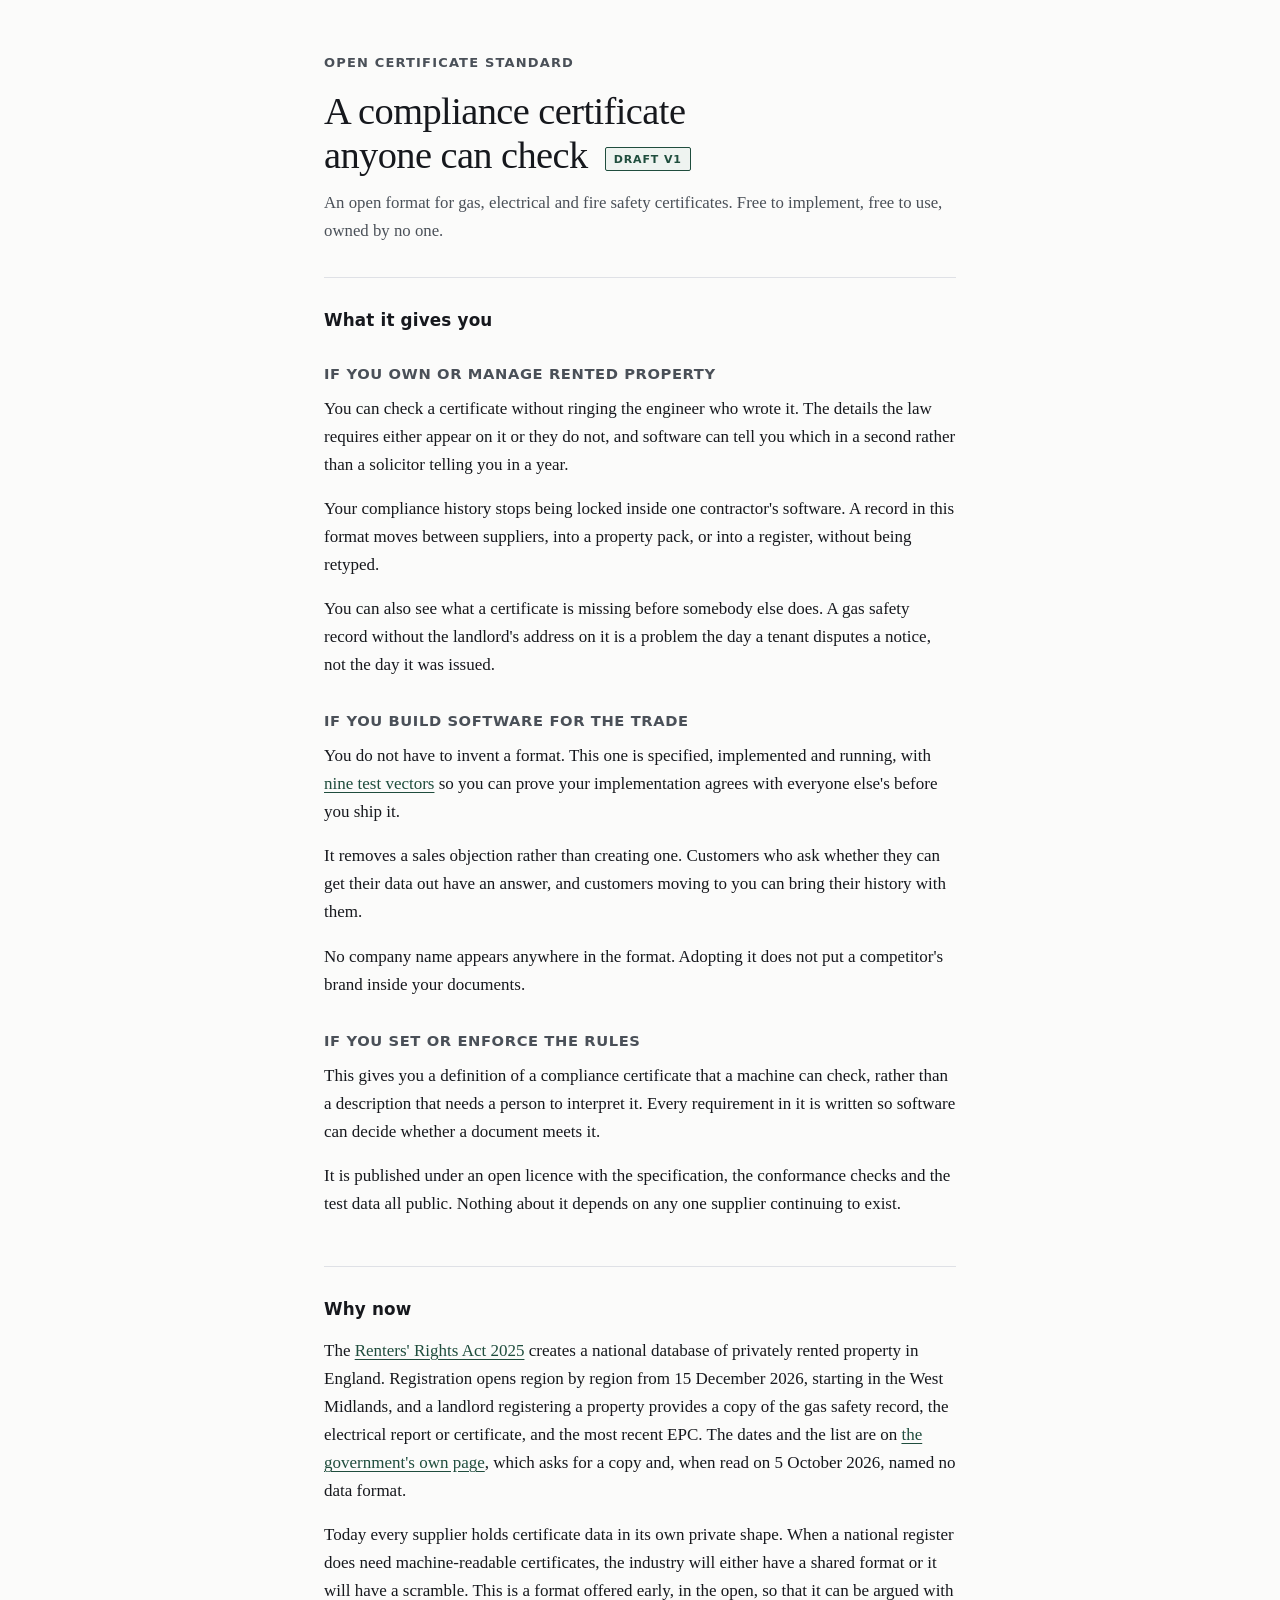
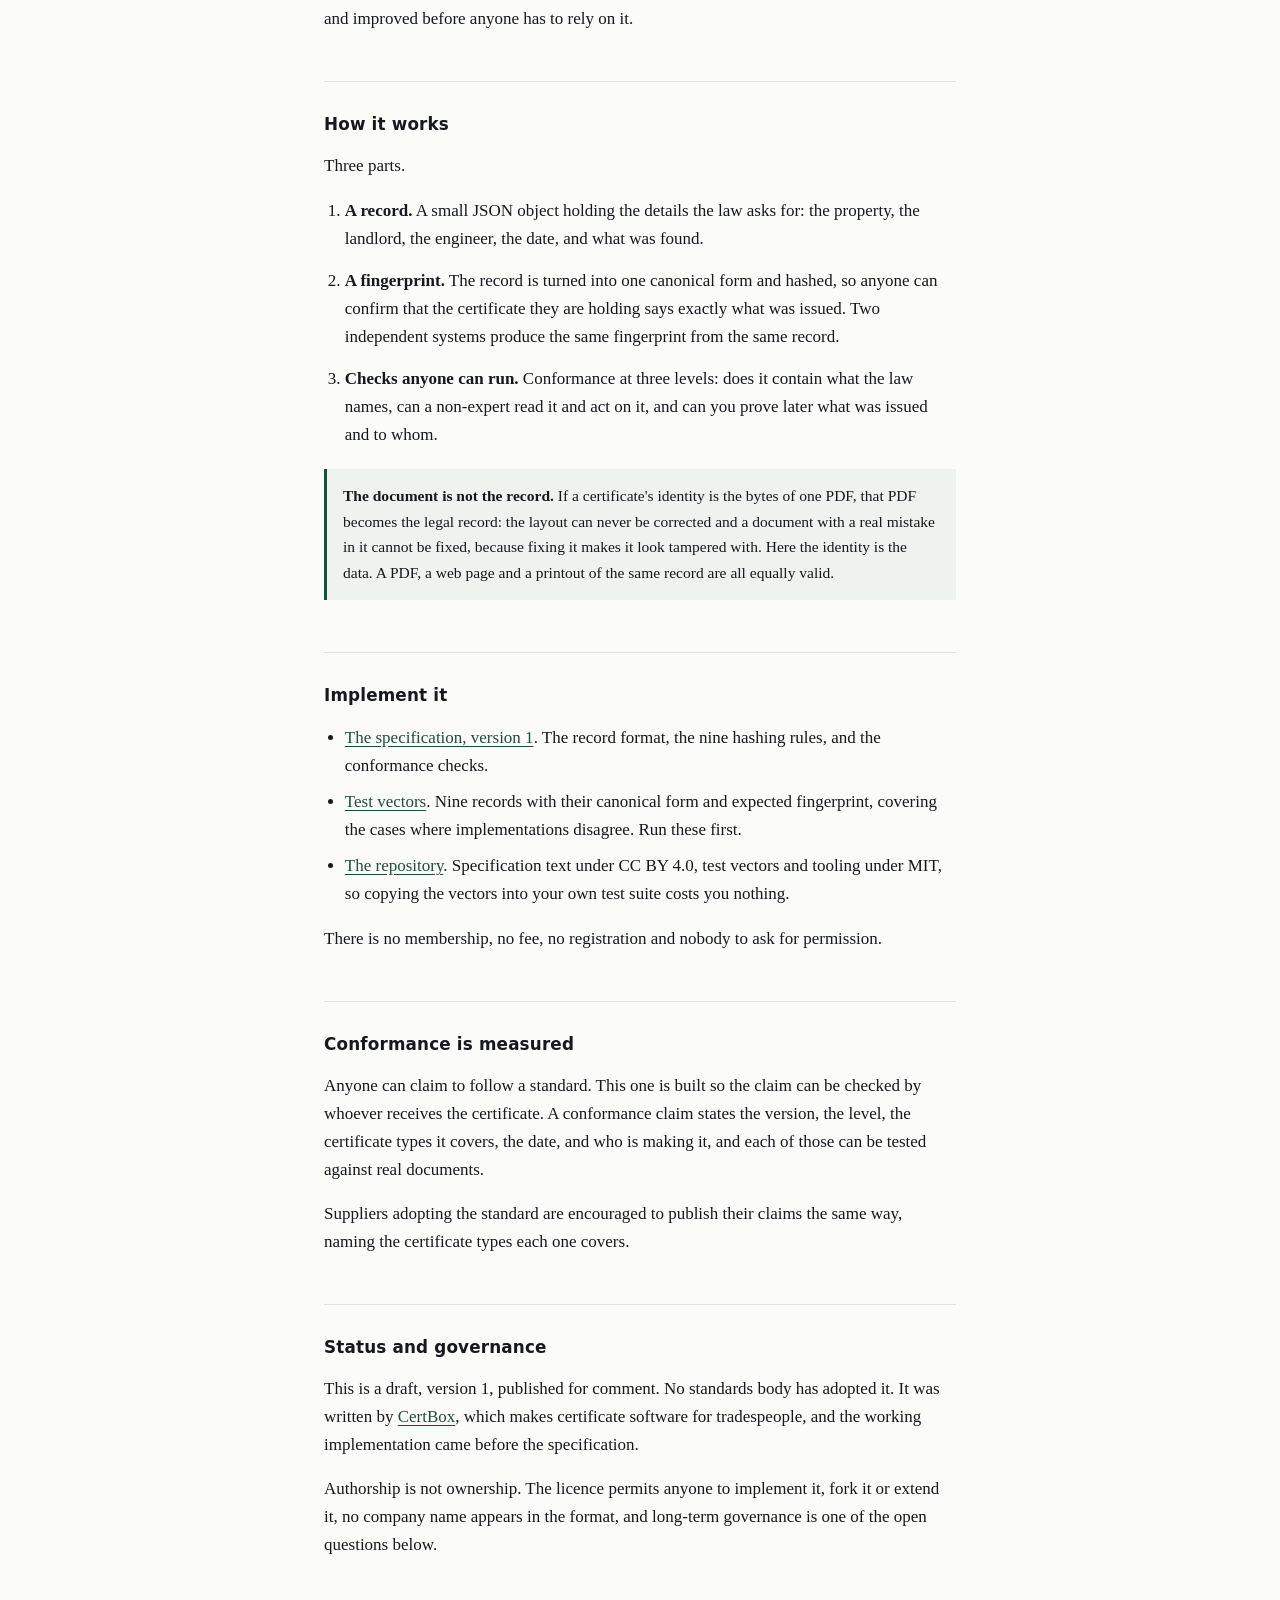
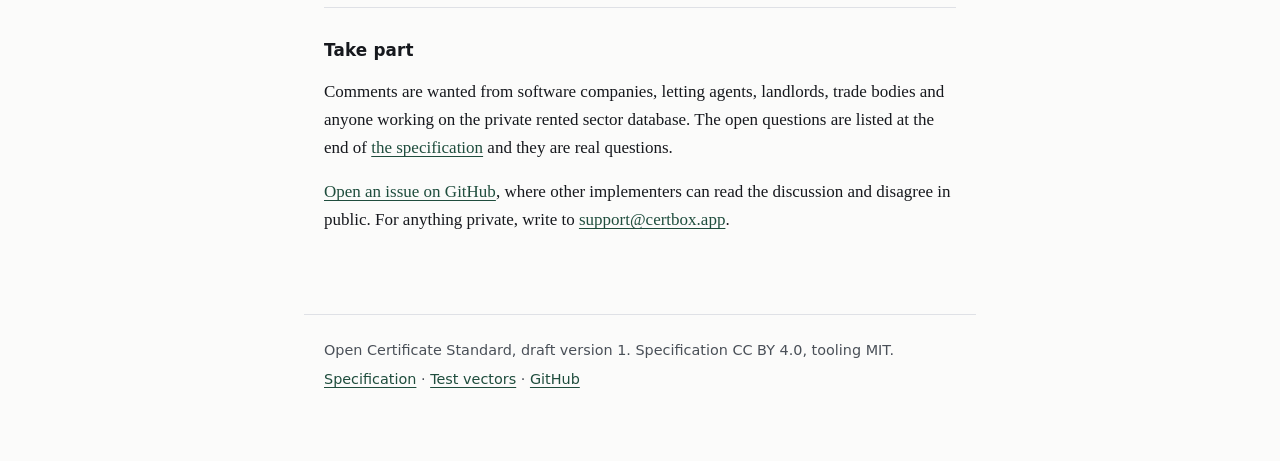
<file: site/index.html>
<!doctype html>
<html lang="en">
<head>
<meta charset="utf-8">
<meta name="viewport" content="width=device-width, initial-scale=1">
<title>Open Certificate Standard</title>
<meta name="description" content="An open format for property compliance certificates. Check that a certificate is genuine and complete, move your records between suppliers, and get ready for machine-readable compliance.">
<link rel="stylesheet" href="style.css">
</head>
<body>
<header class="masthead">
  <p class="eyebrow">Open Certificate Standard</p>
  <h1>A compliance certificate anyone can check <span class="tag">Draft v1</span></h1>
  <p class="lede">An open format for gas, electrical and fire safety certificates. Free to implement, free to use, owned by no one.</p>
</header>

<main>
<section>
  <h2>What it gives you</h2>

  <h3>If you own or manage rented property</h3>
  <p>You can check a certificate without ringing the engineer who wrote it. The details the law requires either appear on it or they do not, and software can tell you which in a second rather than a solicitor telling you in a year.</p>
  <p>Your compliance history stops being locked inside one contractor's software. A record in this format moves between suppliers, into a property pack, or into a register, without being retyped.</p>
  <p>You can also see what a certificate is missing before somebody else does. A gas safety record without the landlord's address on it is a problem the day a tenant disputes a notice, not the day it was issued.</p>

  <h3>If you build software for the trade</h3>
  <p>You do not have to invent a format. This one is specified, implemented and running, with <a href="v1/test-vectors.json">nine test vectors</a> so you can prove your implementation agrees with everyone else's before you ship it.</p>
  <p>It removes a sales objection rather than creating one. Customers who ask whether they can get their data out have an answer, and customers moving to you can bring their history with them.</p>
  <p>No company name appears anywhere in the format. Adopting it does not put a competitor's brand inside your documents.</p>

  <h3>If you set or enforce the rules</h3>
  <p>This gives you a definition of a compliance certificate that a machine can check, rather than a description that needs a person to interpret it. Every requirement in it is written so software can decide whether a document meets it.</p>
  <p>It is published under an open licence with the specification, the conformance checks and the test data all public. Nothing about it depends on any one supplier continuing to exist.</p>
</section>

<section>
  <h2>Why now</h2>
  <p>The <a href="https://www.legislation.gov.uk/ukpga/2025/26/contents">Renters' Rights Act 2025</a> creates a national database of privately rented property in England. Registration opens region by region from 15 December 2026, starting in the West Midlands, and a landlord registering a property provides a copy of the gas safety record, the electrical report or certificate, and the most recent EPC. The dates and the list are on <a href="https://housinghub.campaign.gov.uk/renting-is-changing/get-ready-to-register/">the government's own page</a>, which asks for a copy and, when read on 5 October 2026, named no data format.</p>
  <p>Today every supplier holds certificate data in its own private shape. When a national register does need machine-readable certificates, the industry will either have a shared format or it will have a scramble. This is a format offered early, in the open, so that it can be argued with and improved before anyone has to rely on it.</p>
</section>

<section>
  <h2>How it works</h2>
  <p>Three parts.</p>
  <ol class="rules">
    <li><strong>A record.</strong> A small JSON object holding the details the law asks for: the property, the landlord, the engineer, the date, and what was found.</li>
    <li><strong>A fingerprint.</strong> The record is turned into one canonical form and hashed, so anyone can confirm that the certificate they are holding says exactly what was issued. Two independent systems produce the same fingerprint from the same record.</li>
    <li><strong>Checks anyone can run.</strong> Conformance at three levels: does it contain what the law names, can a non-expert read it and act on it, and can you prove later what was issued and to whom.</li>
  </ol>
  <p class="callout"><strong>The document is not the record.</strong> If a certificate's identity is the bytes of one PDF, that PDF becomes the legal record: the layout can never be corrected and a document with a real mistake in it cannot be fixed, because fixing it makes it look tampered with. Here the identity is the data. A PDF, a web page and a printout of the same record are all equally valid.</p>
</section>

<section>
  <h2>Implement it</h2>
  <ul>
    <li><a href="v1/">The specification, version 1</a>. The record format, the nine hashing rules, and the conformance checks.</li>
    <li><a href="v1/test-vectors.json">Test vectors</a>. Nine records with their canonical form and expected fingerprint, covering the cases where implementations disagree. Run these first.</li>
    <li><a href="https://github.com/opencertificatestandard/standard">The repository</a>. Specification text under CC BY 4.0, test vectors and tooling under MIT, so copying the vectors into your own test suite costs you nothing.</li>
  </ul>
  <p>There is no membership, no fee, no registration and nobody to ask for permission.</p>
</section>

<section>
  <h2>Conformance is measured</h2>
  <p>Anyone can claim to follow a standard. This one is built so the claim can be checked by whoever receives the certificate. A conformance claim states the version, the level, the certificate types it covers, the date, and who is making it, and each of those can be tested against real documents.</p>
  <p>Suppliers adopting the standard are encouraged to publish their claims the same way, naming the certificate types each one covers.</p>
</section>

<section>
  <h2>Status and governance</h2>
  <p>This is a draft, version 1, published for comment. No standards body has adopted it. It was written by <a href="https://certbox.app">CertBox</a>, which makes certificate software for tradespeople, and the working implementation came before the specification.</p>
  <p>Authorship is not ownership. The licence permits anyone to implement it, fork it or extend it, no company name appears in the format, and long-term governance is one of the open questions below.</p>
</section>

<section>
  <h2>Take part</h2>
  <p>Comments are wanted from software companies, letting agents, landlords, trade bodies and anyone working on the private rented sector database. The open questions are listed at the end of <a href="v1/">the specification</a> and they are real questions.</p>
  <p><a href="https://github.com/opencertificatestandard/standard/issues">Open an issue on GitHub</a>, where other implementers can read the discussion and disagree in public. For anything private, write to <a href="mailto:support@certbox.app">support@certbox.app</a>.</p>
</section>
</main>

<footer>
  <p>Open Certificate Standard, draft version 1. Specification CC BY 4.0, tooling MIT.</p>
  <p><a href="v1/">Specification</a> · <a href="v1/test-vectors.json">Test vectors</a> · <a href="https://github.com/opencertificatestandard/standard">GitHub</a></p>
</footer>
</body>
</html>
</file>
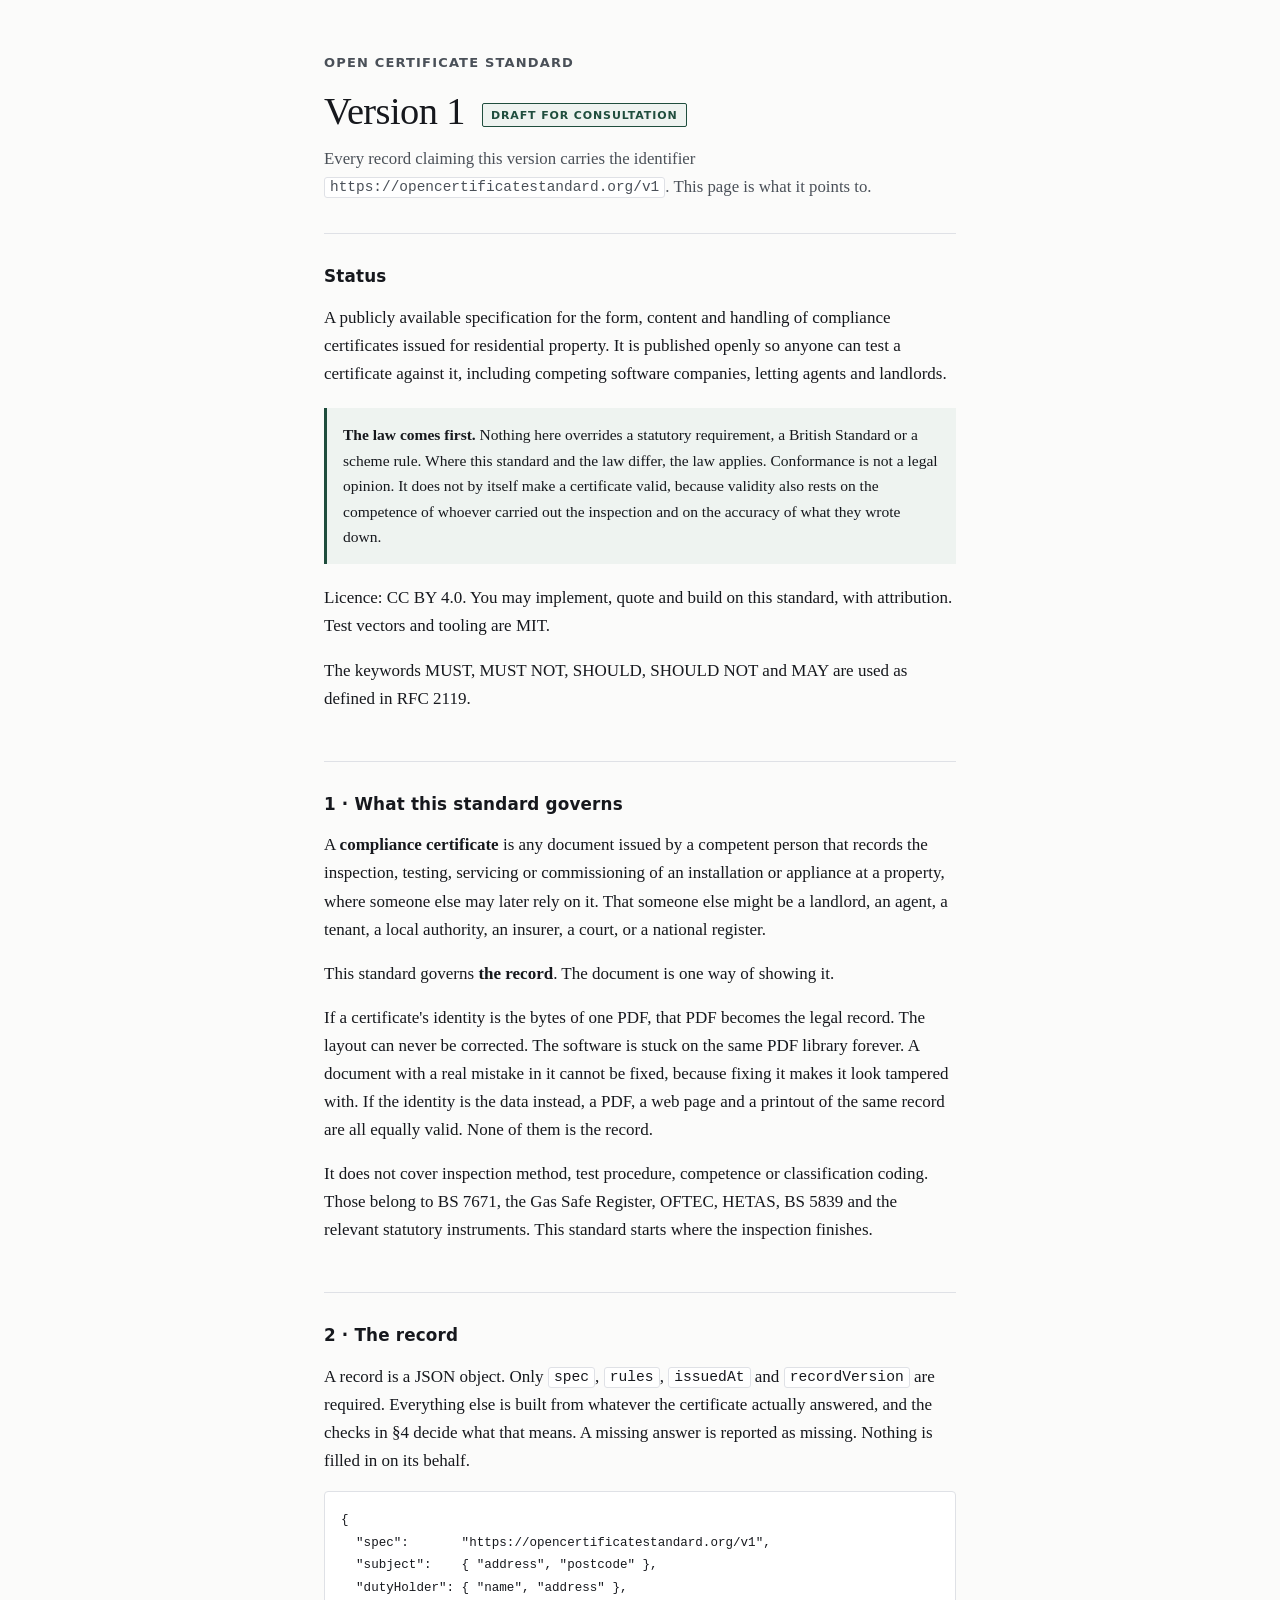
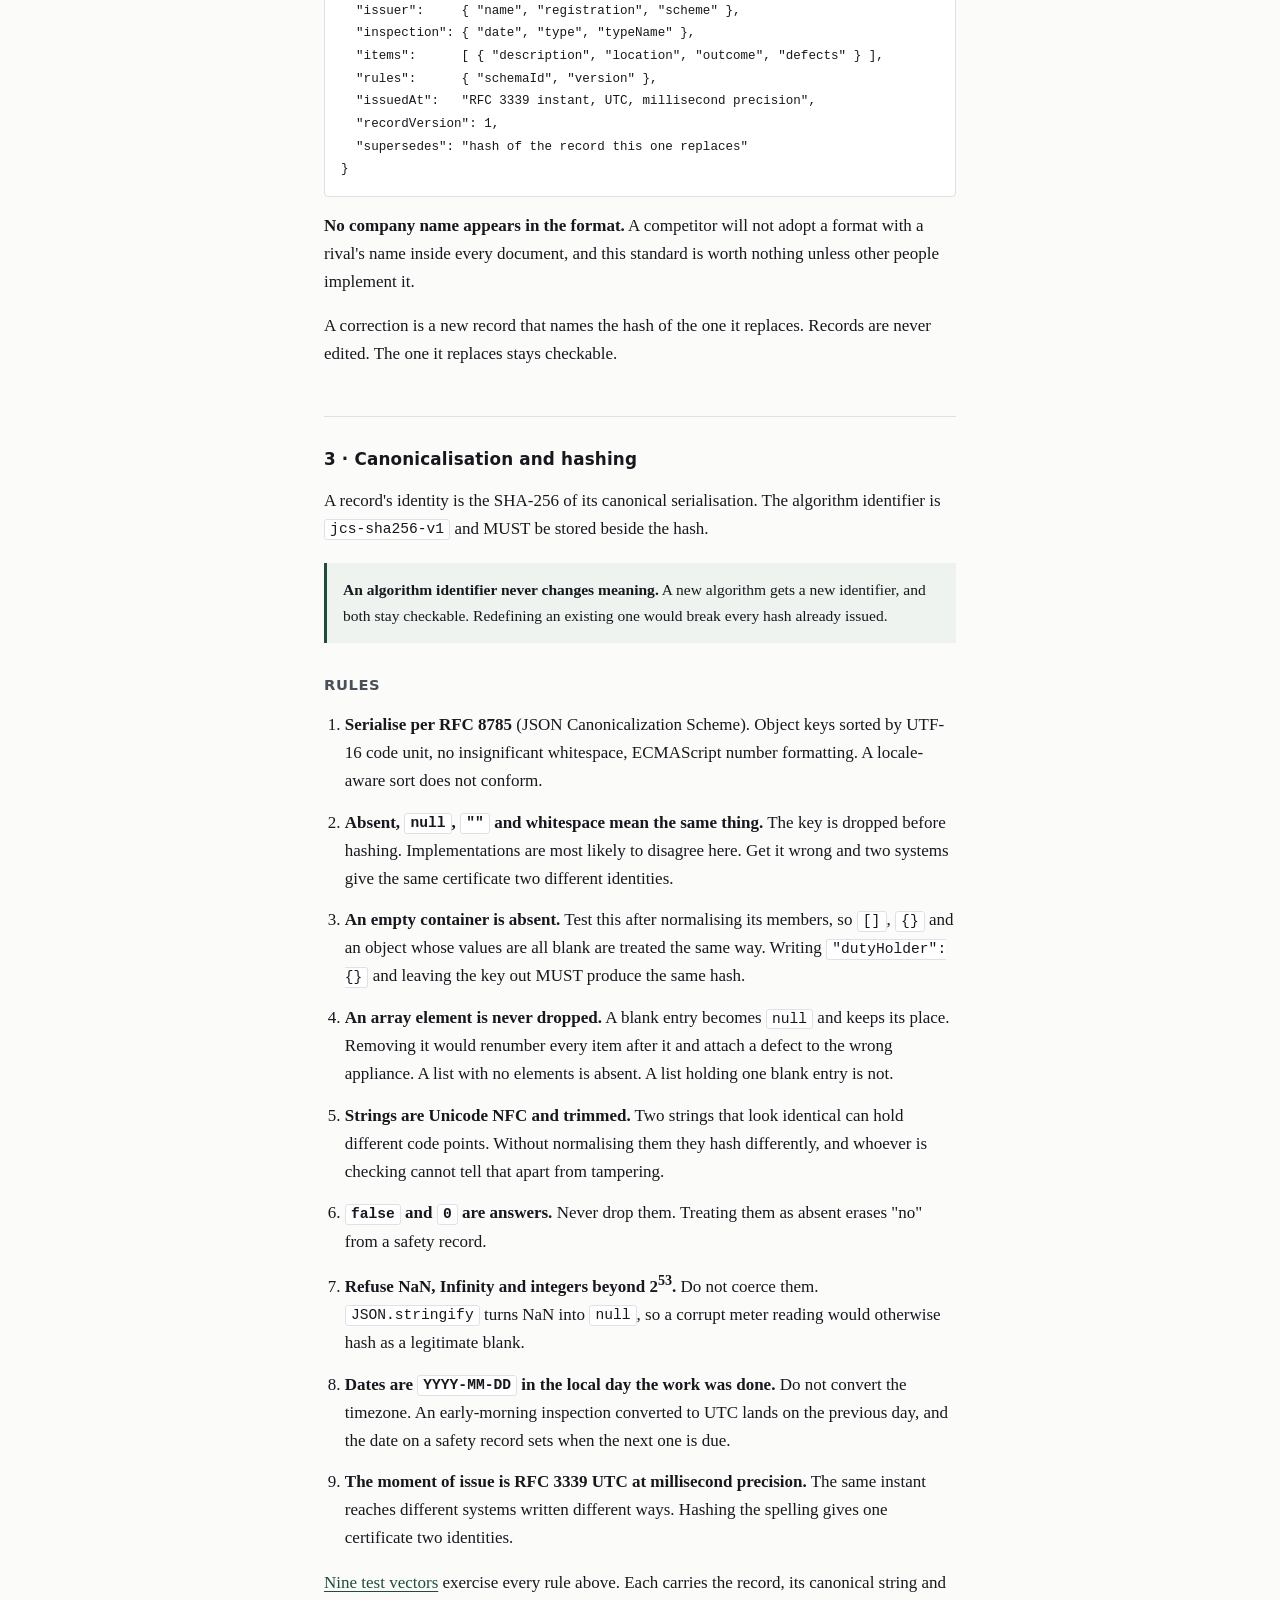
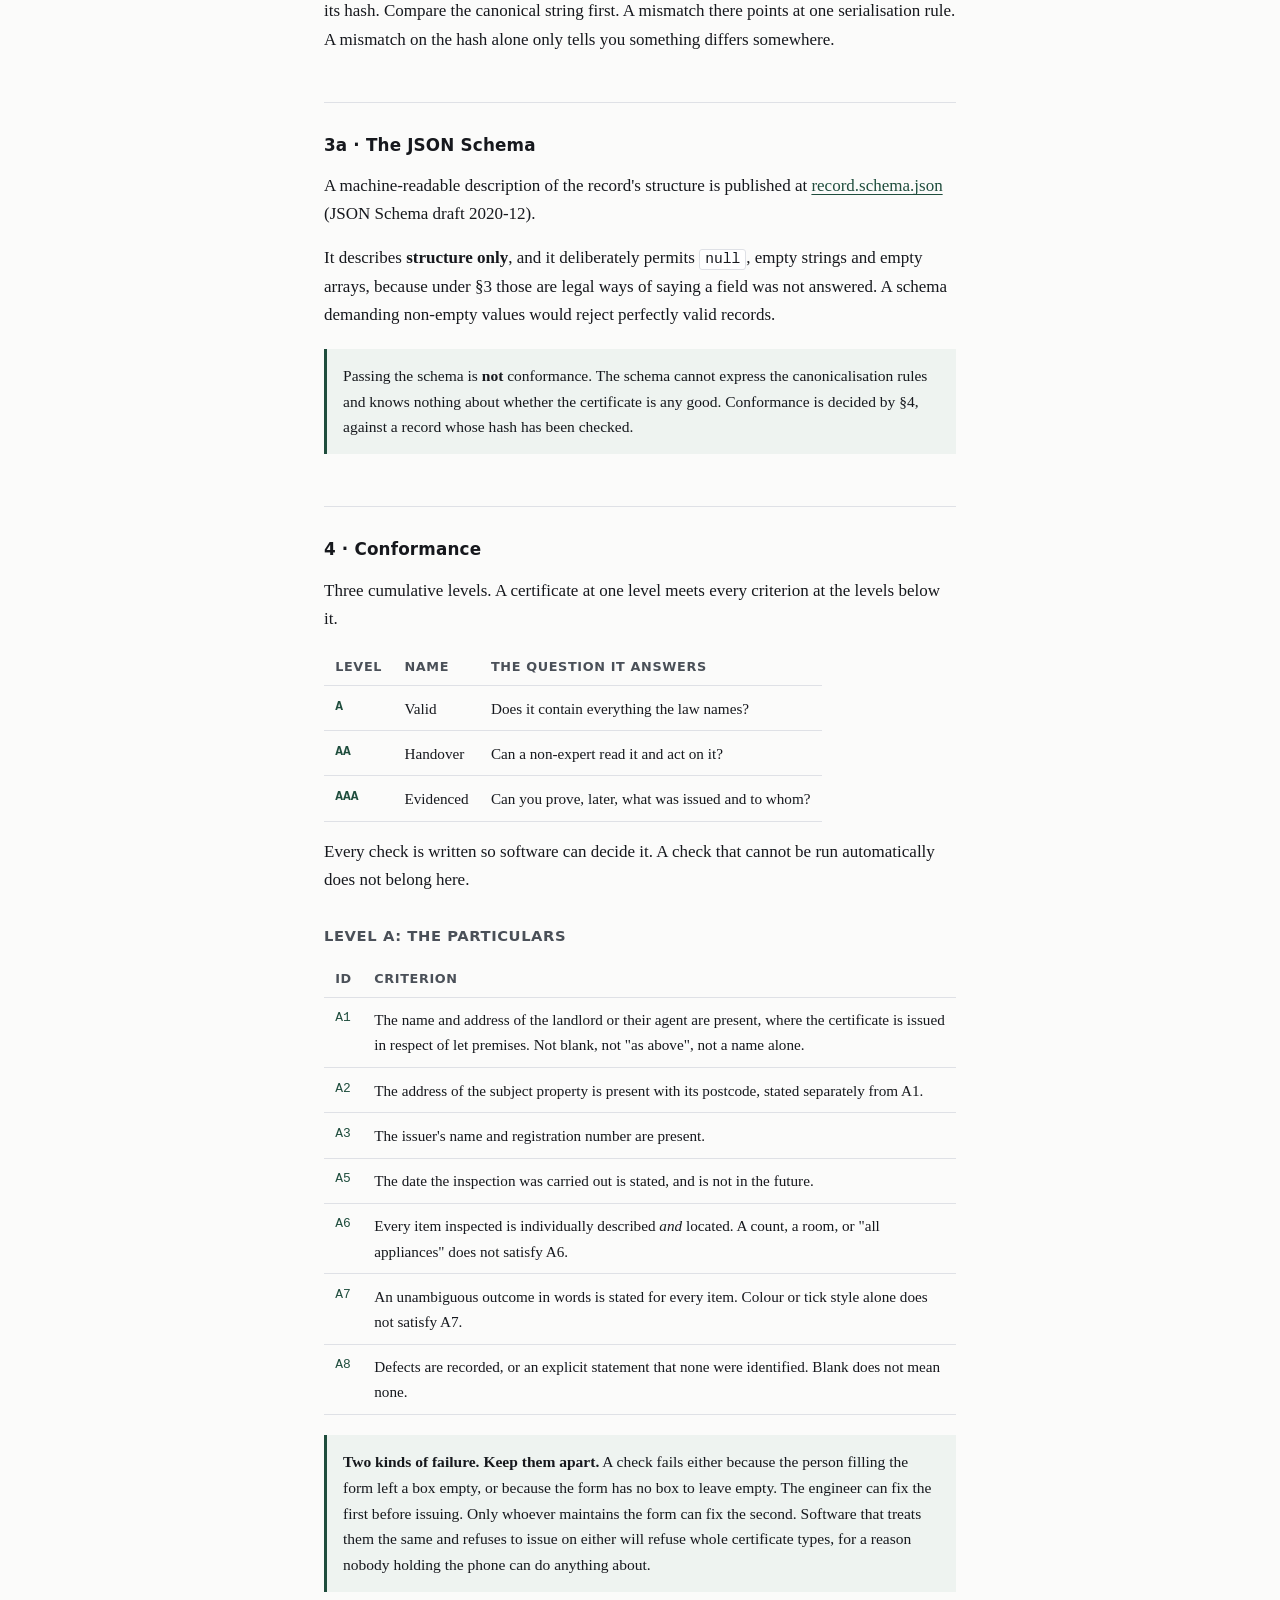
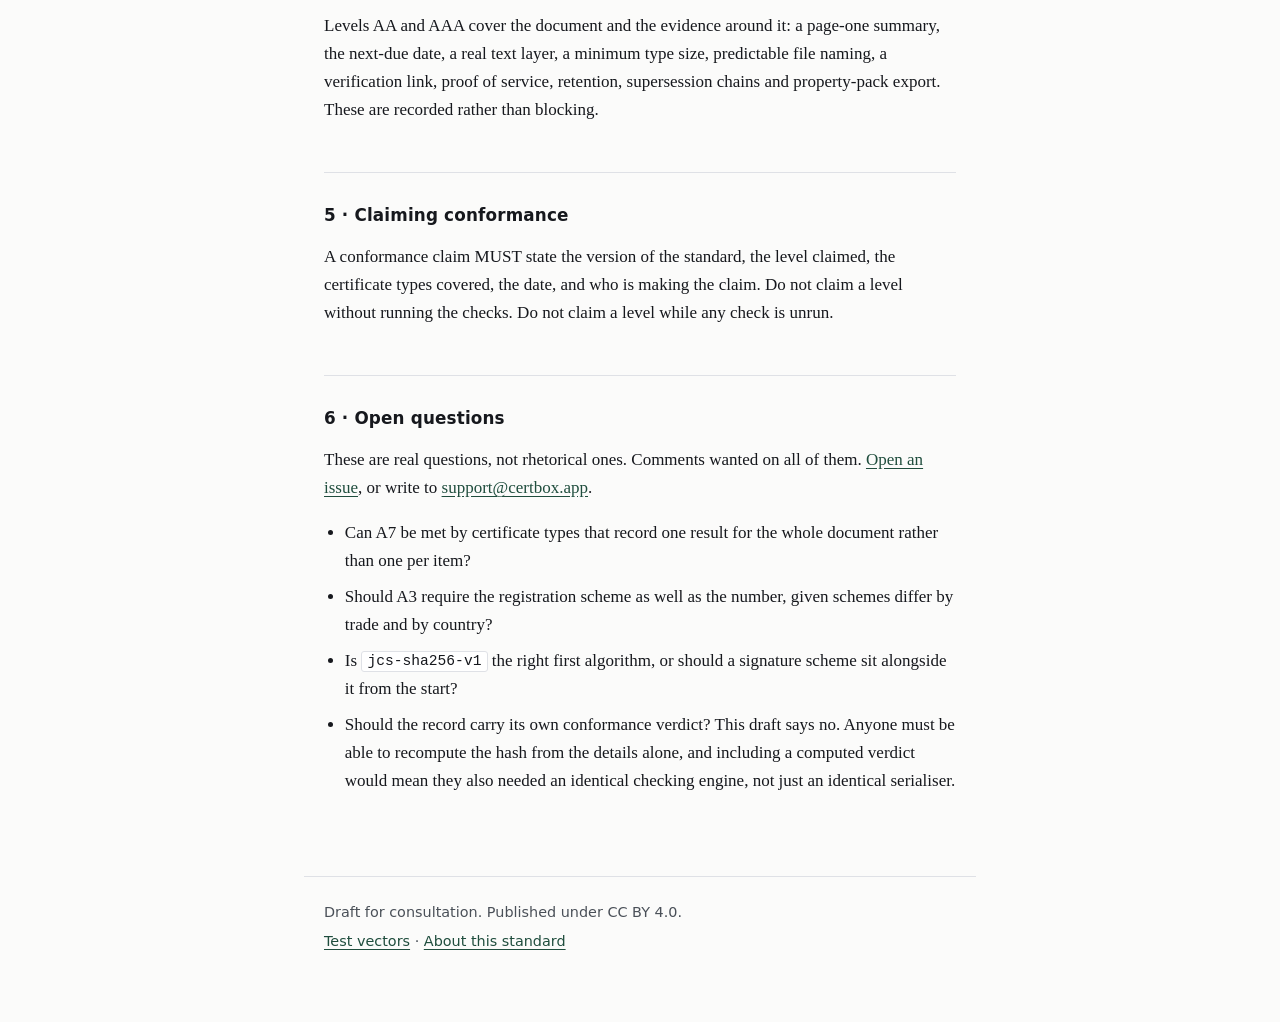
<file: site/v1/index.html>
<!doctype html>
<html lang="en">
<head>
<meta charset="utf-8">
<meta name="viewport" content="width=device-width, initial-scale=1">
<title>Open Certificate Standard v1</title>
<meta name="description" content="An open, machine-testable format for compliance certificates issued for residential property. Draft for consultation.">
<link rel="stylesheet" href="../style.css">
</head>
<body>
<header class="masthead">
  <p class="eyebrow"><a href="../">Open Certificate Standard</a></p>
  <h1>Version 1 <span class="tag">Draft for consultation</span></h1>
  <p class="lede">Every record claiming this version carries the identifier <code>https://opencertificatestandard.org/v1</code>. This page is what it points to.</p>
</header>

<main>
<section>
  <h2>Status</h2>
  <p>A publicly available specification for the form, content and handling of compliance certificates issued for residential property. It is published openly so anyone can test a certificate against it, including competing software companies, letting agents and landlords.</p>
  <p class="callout"><strong>The law comes first.</strong> Nothing here overrides a statutory requirement, a British Standard or a scheme rule. Where this standard and the law differ, the law applies. Conformance is not a legal opinion. It does not by itself make a certificate valid, because validity also rests on the competence of whoever carried out the inspection and on the accuracy of what they wrote down.</p>
  <p>Licence: CC BY 4.0. You may implement, quote and build on this standard, with attribution. Test vectors and tooling are MIT.</p>
  <p>The keywords MUST, MUST NOT, SHOULD, SHOULD NOT and MAY are used as defined in RFC 2119.</p>
</section>

<section>
  <h2>1 · What this standard governs</h2>
  <p>A <strong>compliance certificate</strong> is any document issued by a competent person that records the inspection, testing, servicing or commissioning of an installation or appliance at a property, where someone else may later rely on it. That someone else might be a landlord, an agent, a tenant, a local authority, an insurer, a court, or a national register.</p>
  <p>This standard governs <strong>the record</strong>. The document is one way of showing it.</p>
  <p>If a certificate's identity is the bytes of one PDF, that PDF becomes the legal record. The layout can never be corrected. The software is stuck on the same PDF library forever. A document with a real mistake in it cannot be fixed, because fixing it makes it look tampered with. If the identity is the data instead, a PDF, a web page and a printout of the same record are all equally valid. None of them is the record.</p>
  <p>It does not cover inspection method, test procedure, competence or classification coding. Those belong to BS 7671, the Gas Safe Register, OFTEC, HETAS, BS 5839 and the relevant statutory instruments. This standard starts where the inspection finishes.</p>
</section>

<section>
  <h2>2 · The record</h2>
  <p>A record is a JSON object. Only <code>spec</code>, <code>rules</code>, <code>issuedAt</code> and <code>recordVersion</code> are required. Everything else is built from whatever the certificate actually answered, and the checks in §4 decide what that means. A missing answer is reported as missing. Nothing is filled in on its behalf.</p>
  <pre><code>{
  "spec":       "https://opencertificatestandard.org/v1",
  "subject":    { "address", "postcode" },
  "dutyHolder": { "name", "address" },
  "issuer":     { "name", "registration", "scheme" },
  "inspection": { "date", "type", "typeName" },
  "items":      [ { "description", "location", "outcome", "defects" } ],
  "rules":      { "schemaId", "version" },
  "issuedAt":   "RFC 3339 instant, UTC, millisecond precision",
  "recordVersion": 1,
  "supersedes": "hash of the record this one replaces"
}</code></pre>
  <p><strong>No company name appears in the format.</strong> A competitor will not adopt a format with a rival's name inside every document, and this standard is worth nothing unless other people implement it.</p>
  <p>A correction is a new record that names the hash of the one it replaces. Records are never edited. The one it replaces stays checkable.</p>
</section>

<section>
  <h2>3 · Canonicalisation and hashing</h2>
  <p>A record's identity is the SHA-256 of its canonical serialisation. The algorithm identifier is <code>jcs-sha256-v1</code> and MUST be stored beside the hash.</p>
  <p class="callout"><strong>An algorithm identifier never changes meaning.</strong> A new algorithm gets a new identifier, and both stay checkable. Redefining an existing one would break every hash already issued.</p>
  <h3>Rules</h3>
  <ol class="rules">
    <li><strong>Serialise per RFC 8785</strong> (JSON Canonicalization Scheme). Object keys sorted by UTF-16 code unit, no insignificant whitespace, ECMAScript number formatting. A locale-aware sort does not conform.</li>
    <li><strong>Absent, <code>null</code>, <code>""</code> and whitespace mean the same thing.</strong> The key is dropped before hashing. Implementations are most likely to disagree here. Get it wrong and two systems give the same certificate two different identities.</li>
    <li><strong>An empty container is absent.</strong> Test this after normalising its members, so <code>[]</code>, <code>{}</code> and an object whose values are all blank are treated the same way. Writing <code>"dutyHolder": {}</code> and leaving the key out MUST produce the same hash.</li>
    <li><strong>An array element is never dropped.</strong> A blank entry becomes <code>null</code> and keeps its place. Removing it would renumber every item after it and attach a defect to the wrong appliance. A list with no elements is absent. A list holding one blank entry is not.</li>
    <li><strong>Strings are Unicode NFC and trimmed.</strong> Two strings that look identical can hold different code points. Without normalising them they hash differently, and whoever is checking cannot tell that apart from tampering.</li>
    <li><strong><code>false</code> and <code>0</code> are answers.</strong> Never drop them. Treating them as absent erases "no" from a safety record.</li>
    <li><strong>Refuse NaN, Infinity and integers beyond 2<sup>53</sup>.</strong> Do not coerce them. <code>JSON.stringify</code> turns NaN into <code>null</code>, so a corrupt meter reading would otherwise hash as a legitimate blank.</li>
    <li><strong>Dates are <code>YYYY-MM-DD</code> in the local day the work was done.</strong> Do not convert the timezone. An early-morning inspection converted to UTC lands on the previous day, and the date on a safety record sets when the next one is due.</li>
    <li><strong>The moment of issue is RFC 3339 UTC at millisecond precision.</strong> The same instant reaches different systems written different ways. Hashing the spelling gives one certificate two identities.</li>
  </ol>
  <p><a href="test-vectors.json">Nine test vectors</a> exercise every rule above. Each carries the record, its canonical string and its hash. Compare the canonical string first. A mismatch there points at one serialisation rule. A mismatch on the hash alone only tells you something differs somewhere.</p>
</section>

<section>
  <h2>3a · The JSON Schema</h2>
  <p>A machine-readable description of the record's structure is published at <a href="record.schema.json">record.schema.json</a> (JSON Schema draft 2020-12).</p>
  <p>It describes <strong>structure only</strong>, and it deliberately permits <code>null</code>, empty strings and empty arrays, because under §3 those are legal ways of saying a field was not answered. A schema demanding non-empty values would reject perfectly valid records.</p>
  <p class="callout">Passing the schema is <strong>not</strong> conformance. The schema cannot express the canonicalisation rules and knows nothing about whether the certificate is any good. Conformance is decided by §4, against a record whose hash has been checked.</p>
</section>

<section>
  <h2>4 · Conformance</h2>
  <p>Three cumulative levels. A certificate at one level meets every criterion at the levels below it.</p>
  <table>
    <thead><tr><th>Level</th><th>Name</th><th>The question it answers</th></tr></thead>
    <tbody>
      <tr><td><strong>A</strong></td><td>Valid</td><td>Does it contain everything the law names?</td></tr>
      <tr><td><strong>AA</strong></td><td>Handover</td><td>Can a non-expert read it and act on it?</td></tr>
      <tr><td><strong>AAA</strong></td><td>Evidenced</td><td>Can you prove, later, what was issued and to whom?</td></tr>
    </tbody>
  </table>
  <p>Every check is written so software can decide it. A check that cannot be run automatically does not belong here.</p>

  <h3>Level A: the particulars</h3>
  <table>
    <thead><tr><th>ID</th><th>Criterion</th></tr></thead>
    <tbody>
      <tr><td>A1</td><td>The name and address of the landlord or their agent are present, where the certificate is issued in respect of let premises. Not blank, not "as above", not a name alone.</td></tr>
      <tr><td>A2</td><td>The address of the subject property is present with its postcode, stated separately from A1.</td></tr>
      <tr><td>A3</td><td>The issuer's name and registration number are present.</td></tr>
      <tr><td>A5</td><td>The date the inspection was carried out is stated, and is not in the future.</td></tr>
      <tr><td>A6</td><td>Every item inspected is individually described <em>and</em> located. A count, a room, or "all appliances" does not satisfy A6.</td></tr>
      <tr><td>A7</td><td>An unambiguous outcome in words is stated for every item. Colour or tick style alone does not satisfy A7.</td></tr>
      <tr><td>A8</td><td>Defects are recorded, or an explicit statement that none were identified. Blank does not mean none.</td></tr>
    </tbody>
  </table>
  <p class="callout"><strong>Two kinds of failure. Keep them apart.</strong> A check fails either because the person filling the form left a box empty, or because the form has no box to leave empty. The engineer can fix the first before issuing. Only whoever maintains the form can fix the second. Software that treats them the same and refuses to issue on either will refuse whole certificate types, for a reason nobody holding the phone can do anything about.</p>
  <p>Levels AA and AAA cover the document and the evidence around it: a page-one summary, the next-due date, a real text layer, a minimum type size, predictable file naming, a verification link, proof of service, retention, supersession chains and property-pack export. These are recorded rather than blocking.</p>
</section>

<section>
  <h2>5 · Claiming conformance</h2>
  <p>A conformance claim MUST state the version of the standard, the level claimed, the certificate types covered, the date, and who is making the claim. Do not claim a level without running the checks. Do not claim a level while any check is unrun.</p>
</section>

<section>
  <h2>6 · Open questions</h2>
  <p>These are real questions, not rhetorical ones. Comments wanted on all of them. <a href="https://github.com/opencertificatestandard/standard/issues">Open an issue</a>, or write to <a href="mailto:support@certbox.app">support@certbox.app</a>.</p>
  <ul>
    <li>Can A7 be met by certificate types that record one result for the whole document rather than one per item?</li>
    <li>Should A3 require the registration scheme as well as the number, given schemes differ by trade and by country?</li>
    <li>Is <code>jcs-sha256-v1</code> the right first algorithm, or should a signature scheme sit alongside it from the start?</li>
    <li>Should the record carry its own conformance verdict? This draft says no. Anyone must be able to recompute the hash from the details alone, and including a computed verdict would mean they also needed an identical checking engine, not just an identical serialiser.</li>
  </ul>
</section>
</main>

<footer>
  <p>Draft for consultation. Published under CC BY 4.0.</p>
  <p><a href="test-vectors.json">Test vectors</a> · <a href="../">About this standard</a></p>
</footer>
</body>
</html>
</file>
<file: site/style.css>
/* Open Certificate Standard — a specification, so it reads like one.
   Type does the work: a text column at a comfortable measure, generous
   leading, and no ornament competing with the normative language. */
:root {
  --ink: #16181d;
  --ink-soft: #4a5058;
  --rule: #dfe1e6;
  --paper: #fbfbfa;
  --card: #ffffff;
  --accent: #1f4d3d;
  --accent-soft: #eef3f0;
  --measure: 42rem;
}
@media (prefers-color-scheme: dark) {
  :root:not([data-theme="light"]) {
    --ink: #e8e9eb; --ink-soft: #a3a9b2; --rule: #2c3038;
    --paper: #14161a; --card: #1a1d22; --accent: #7fc4a8; --accent-soft: #1d2a25;
  }
}
:root[data-theme="dark"] {
  --ink: #e8e9eb; --ink-soft: #a3a9b2; --rule: #2c3038;
  --paper: #14161a; --card: #1a1d22; --accent: #7fc4a8; --accent-soft: #1d2a25;
}

* { box-sizing: border-box; }
body {
  margin: 0;
  background: var(--paper);
  color: var(--ink);
  font: 400 17px/1.65 ui-serif, Georgia, "Times New Roman", serif;
  -webkit-text-size-adjust: 100%;
}
main, .masthead, footer { max-width: var(--measure); margin: 0 auto; padding: 0 1.25rem; }

.masthead { padding-top: 3.5rem; padding-bottom: 1rem; }
.eyebrow {
  font: 600 13px/1 ui-sans-serif, system-ui, sans-serif;
  letter-spacing: .09em; text-transform: uppercase; color: var(--ink-soft); margin: 0 0 1.25rem;
}
.eyebrow a { color: inherit; text-decoration: none; }
.eyebrow a:hover { color: var(--accent); }
h1 {
  font: 400 2.4rem/1.15 ui-serif, Georgia, serif;
  margin: 0 0 .75rem; letter-spacing: -.015em; text-wrap: balance;
}
.tag {
  display: inline-block; vertical-align: middle;
  font: 600 11px/1 ui-sans-serif, system-ui, sans-serif;
  letter-spacing: .08em; text-transform: uppercase;
  color: var(--accent); background: var(--accent-soft);
  border: 1px solid var(--accent); border-radius: 2px;
  padding: .35rem .5rem; margin-left: .5rem;
}
.lede { color: var(--ink-soft); font-size: 1.05rem; margin: 0 0 1rem; }

section { padding: 2rem 0; border-top: 1px solid var(--rule); }
h2 {
  font: 600 1.05rem/1.3 ui-sans-serif, system-ui, sans-serif;
  letter-spacing: .01em; margin: 0 0 1rem; color: var(--ink);
}
h3 {
  font: 600 .92rem/1.3 ui-sans-serif, system-ui, sans-serif;
  letter-spacing: .04em; text-transform: uppercase; color: var(--ink-soft);
  margin: 2rem 0 .75rem;
}
p { margin: 0 0 1rem; }
a { color: var(--accent); text-underline-offset: .18em; }

code, pre {
  font-family: ui-monospace, "SF Mono", Menlo, Consolas, monospace;
  font-size: .86em;
}
code { background: var(--card); border: 1px solid var(--rule); border-radius: 3px; padding: .1em .35em; }
pre {
  background: var(--card); border: 1px solid var(--rule); border-radius: 4px;
  padding: 1rem; overflow-x: auto; line-height: 1.55;
}
pre code { background: none; border: 0; padding: 0; }

.callout {
  background: var(--accent-soft); border-left: 3px solid var(--accent);
  padding: .9rem 1rem; margin: 1.25rem 0; font-size: .97rem;
}

ol.rules { padding-left: 1.3rem; }
ol.rules li { margin-bottom: .85rem; }
ul { padding-left: 1.3rem; }
li { margin-bottom: .5rem; }

/* Tables carry the criteria, so they must survive a phone. */
table { width: 100%; border-collapse: collapse; margin: 1rem 0; font-size: .95rem; display: block; overflow-x: auto; }
th, td { text-align: left; padding: .6rem .7rem; border-bottom: 1px solid var(--rule); vertical-align: top; }
th { font: 600 .8rem/1.3 ui-sans-serif, system-ui, sans-serif; letter-spacing: .05em; text-transform: uppercase; color: var(--ink-soft); }
td:first-child { white-space: nowrap; font-family: ui-monospace, monospace; font-size: .85em; color: var(--accent); }

footer {
  border-top: 1px solid var(--rule); margin-top: 2rem;
  padding-top: 1.5rem; padding-bottom: 4rem;
  font: 400 .9rem/1.6 ui-sans-serif, system-ui, sans-serif; color: var(--ink-soft);
}
footer p { margin: 0 0 .35rem; }
</file>
